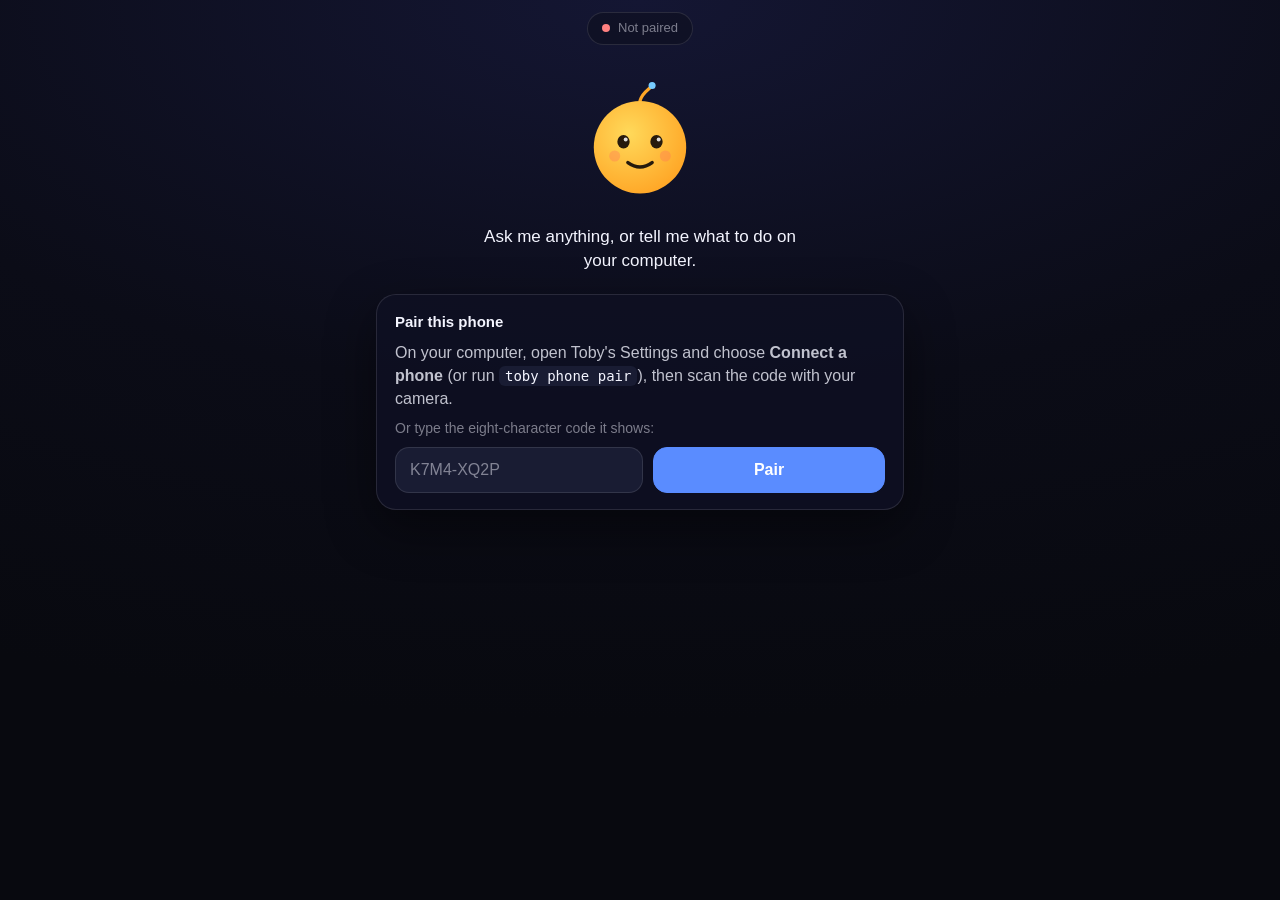
<file: mobile/index.html>
<!doctype html>
<html lang="en">
<head>
  <meta charset="utf-8">
  <meta name="viewport" content="width=device-width, initial-scale=1, viewport-fit=cover">
  <meta name="theme-color" content="#0b0c17">
  <meta name="apple-mobile-web-app-capable" content="yes">
  <meta name="apple-mobile-web-app-status-bar-style" content="black-translucent">
  <meta name="apple-mobile-web-app-title" content="Toby">
  <title>Little Toby</title>
  <link rel="manifest" href="manifest.webmanifest">
  <link rel="icon" href="icon.svg" type="image/svg+xml">
  <link rel="apple-touch-icon" href="icon.svg">
  <link rel="stylesheet" href="app.css">
</head>
<body>
  <main id="app">
    <header class="top">
      <div class="status"><span id="dot" class="dot"></span><span id="status-text">Connecting</span></div>
    </header>

    <section class="stage">
      <svg id="face" class="face" viewBox="0 0 120 120" aria-hidden="true">
        <defs>
          <radialGradient id="skin" cx="38%" cy="35%" r="70%">
            <stop offset="0" stop-color="#ffd95a"/>
            <stop offset="1" stop-color="#ffa626"/>
          </radialGradient>
        </defs>
        <path class="sprout" d="M60 20 C62 12 68 10 70 7" fill="none" stroke="#ffa626" stroke-width="3" stroke-linecap="round"/>
        <circle class="sprout-tip" cx="71" cy="6" r="3.2"/>
        <circle cx="60" cy="62" r="42" fill="url(#skin)"/>
        <g class="eyes">
          <ellipse cx="45" cy="57" rx="5.6" ry="6.2" fill="#261a0d"/>
          <ellipse cx="75" cy="57" rx="5.6" ry="6.2" fill="#261a0d"/>
          <circle cx="47" cy="55" r="1.8" fill="#fff" opacity=".85"/>
          <circle cx="77" cy="55" r="1.8" fill="#fff" opacity=".85"/>
        </g>
        <circle cx="37" cy="70" r="5" fill="#ff7359" opacity=".35"/>
        <circle cx="83" cy="70" r="5" fill="#ff7359" opacity=".35"/>
        <path id="mouth" d="M49 76 Q60 84 71 76" fill="none" stroke="#261a0d" stroke-width="3.2" stroke-linecap="round"/>
      </svg>
      <p id="reply" class="reply">Ask me anything, or tell me what to do on your computer.</p>
    </section>

    <section id="confirm" class="card confirm" hidden>
      <p class="eyebrow">Toby wants to</p>
      <p id="confirm-text">Use your mouse and keyboard</p>
      <ul id="confirm-details"></ul>
      <p id="confirm-reason" class="reason" hidden></p>
      <div class="row">
        <button id="confirm-no" class="secondary">Don't allow</button>
        <button id="confirm-yes" class="primary">Allow</button>
      </div>
    </section>

    <section id="task" class="card task" hidden>
      <div class="task-head">
        <h2 id="task-title">Working on it</h2>
        <span id="task-state" class="state"></span>
      </div>
      <div class="progress"><div id="progress-bar"></div></div>
      <ol id="steps"></ol>
      <div class="row task-actions">
        <button id="pause" class="secondary">Pause</button>
        <button id="cancel" class="secondary">Stop</button>
      </div>
    </section>

    <section id="pair" class="card pair" hidden>
      <h2>Pair this phone</h2>
      <p>On your computer, open Toby's Settings and choose <b>Connect a phone</b> (or run <code>toby phone pair</code>), then scan the code with your camera.</p>
      <p class="quiet">Or type the eight-character code it shows:</p>
      <div class="row">
        <input id="pair-code" autocomplete="off" autocapitalize="characters" spellcheck="false" placeholder="K7M4-XQ2P" maxlength="12">
        <button id="pair-save" class="primary">Pair</button>
      </div>
      <p id="pair-status" class="pair-status" hidden></p>
    </section>

    <form id="composer" class="composer">
      <input id="text" autocomplete="off" enterkeyhint="send" placeholder="Message Toby">
      <button type="button" id="mic" class="mic" aria-label="Talk to Toby">
        <svg viewBox="0 0 24 24" aria-hidden="true"><rect x="9" y="3" width="6" height="11" rx="3"/><path d="M6 11a6 6 0 0 0 12 0M12 17v4" fill="none" stroke-width="2" stroke-linecap="round"/></svg>
      </button>
      <button type="submit" id="send" class="send" aria-label="Send">
        <svg viewBox="0 0 24 24" aria-hidden="true"><path d="M5 12h13M13 6l6 6-6 6" fill="none" stroke-width="2.2" stroke-linecap="round" stroke-linejoin="round"/></svg>
      </button>
    </form>
  </main>
  <script src="app.js"></script>
</body>
</html>
</file>
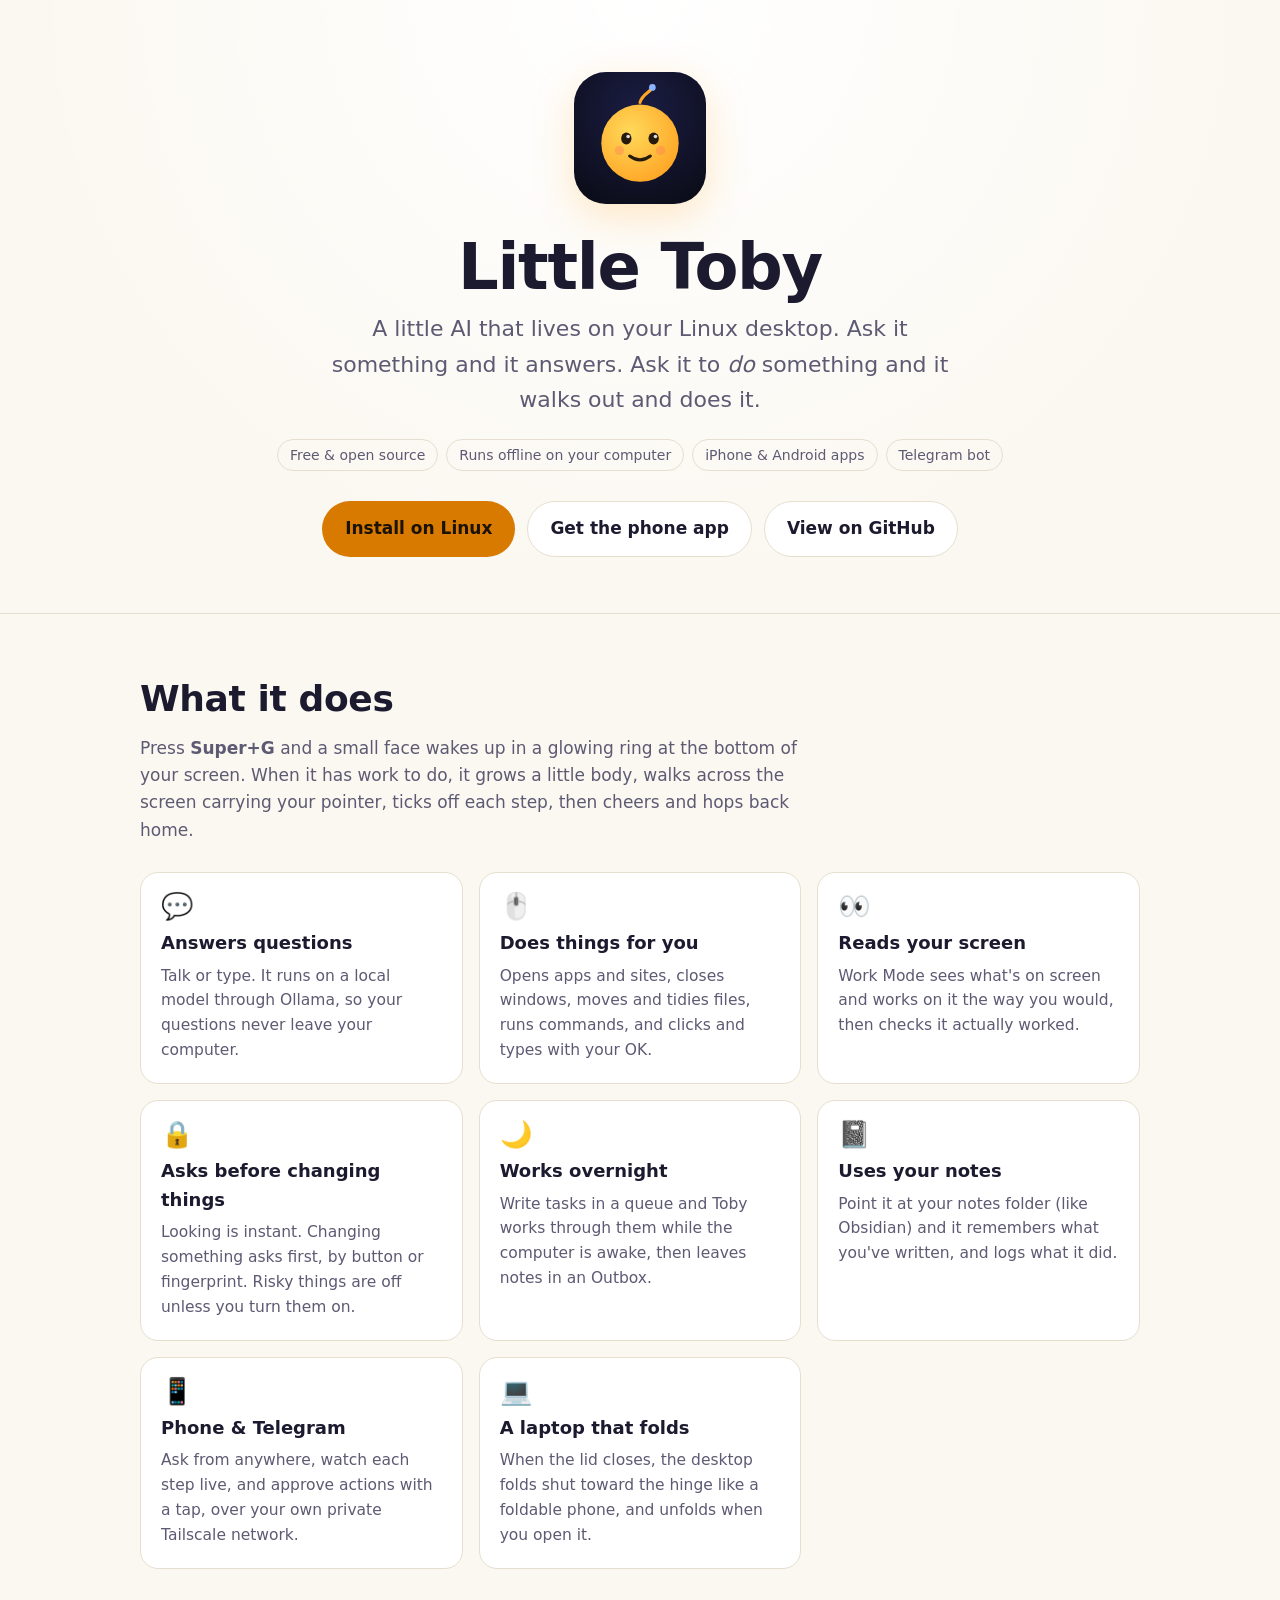
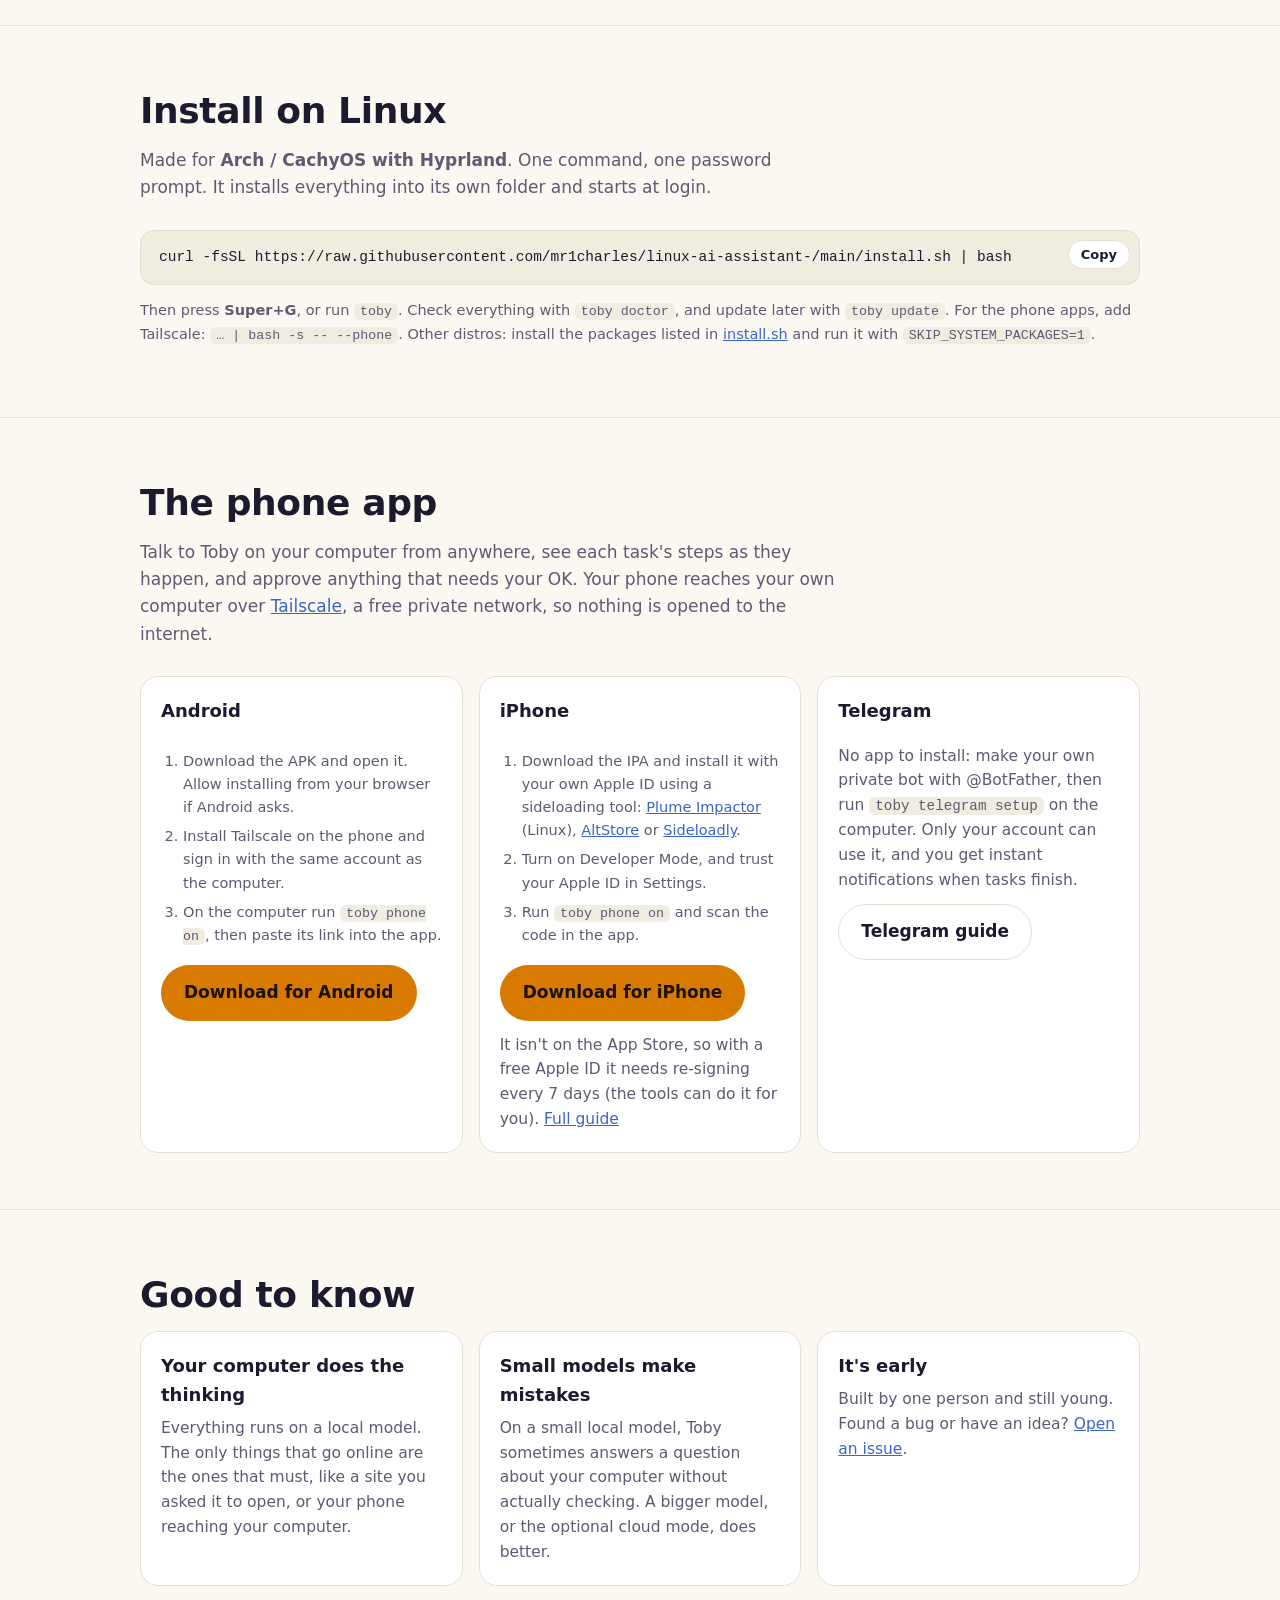
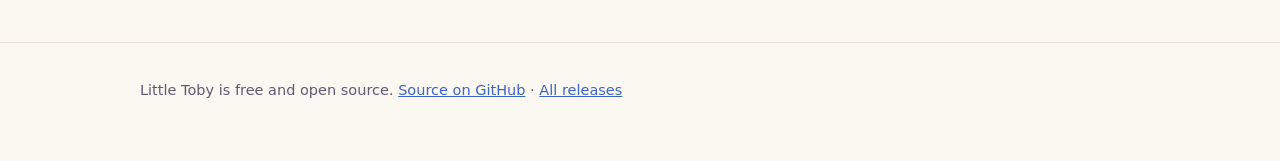
<file: site/index.html>
<!doctype html>
<html lang="en">
<head>
<meta charset="utf-8">
<meta name="viewport" content="width=device-width, initial-scale=1">
<title>Little Toby</title>
<meta name="description" content="A local, offline AI assistant for Linux with a little animated character. Ask it things, let it do things on your computer, and talk to it from your phone.">
<meta property="og:title" content="Little Toby">
<meta property="og:description" content="A local, offline AI assistant for Linux (Hyprland) with a character. Free and open source, with iPhone and Android apps.">
<meta property="og:image" content="https://mr1charles.github.io/linux-ai-assistant-/og.png">
<meta property="og:type" content="website">
<meta name="twitter:card" content="summary_large_image">
<link rel="icon" href="icon.svg" type="image/svg+xml">
<link rel="apple-touch-icon" href="apple-touch-icon.png">
<style>
:root {
  --bg: #0b0c17; --bg2: #13142b; --card: #1b1d44; --line: #2b2e63;
  --text: #f4f4fb; --muted: #a9abc9; --accent: #ffa626; --accent2: #ffd95a; --blue: #8ab4ff;
  --code: #0f1024;
}
@media (prefers-color-scheme: light) {
  :root:not([data-theme="dark"]) {
    --bg: #fbf8f1; --bg2: #f3eee2; --card: #ffffff; --line: #e6dfcf;
    --text: #1c1a2e; --muted: #5d5a73; --accent: #d97a00; --accent2: #b88700; --blue: #3a64c8;
    --code: #f1ece0;
  }
}
* { box-sizing: border-box; }
html { -webkit-text-size-adjust: 100%; }
body {
  margin: 0; background: var(--bg); color: var(--text);
  font: 17px/1.6 system-ui, -apple-system, "Segoe UI", Roboto, Ubuntu, sans-serif;
}
a { color: var(--blue); }
.wrap { max-width: 1040px; margin: 0 auto; padding: 0 20px; }
header.hero {
  padding: 72px 0 56px; text-align: center;
  background: radial-gradient(ellipse at 50% 0%, var(--card), transparent 70%);
}
.face { width: 132px; height: 132px; border-radius: 32px; box-shadow: 0 12px 40px rgba(255,166,38,.25);
  animation: bob 3.2s ease-in-out infinite; }
@keyframes bob { 50% { transform: translateY(-8px) rotate(-2deg); } }
@media (prefers-reduced-motion: reduce) { .face { animation: none; } }
h1 { font-size: clamp(40px, 8vw, 64px); line-height: 1.05; margin: 22px 0 10px; letter-spacing: -.02em; }
.tag { font-size: clamp(18px, 3vw, 22px); color: var(--muted); max-width: 640px; margin: 0 auto; }
.pills { display: flex; flex-wrap: wrap; gap: 8px; justify-content: center; margin: 22px 0 30px; }
.pill { border: 1px solid var(--line); border-radius: 99px; padding: 4px 12px; font-size: 14px; color: var(--muted); }
.cta { display: flex; flex-wrap: wrap; gap: 12px; justify-content: center; }
.btn { display: inline-flex; align-items: center; gap: 8px; padding: 13px 22px; border-radius: 99px;
  font-weight: 600; text-decoration: none; border: 1px solid var(--line); color: var(--text); background: var(--card); }
.btn.primary { background: var(--accent); color: #1a1205; border-color: transparent; }
.btn:hover { filter: brightness(1.08); }
section { padding: 56px 0; border-top: 1px solid var(--line); }
h2 { font-size: clamp(26px, 5vw, 36px); margin: 0 0 8px; letter-spacing: -.01em; }
.sub { color: var(--muted); margin: 0 0 28px; max-width: 700px; }
.grid { display: grid; grid-template-columns: repeat(auto-fit, minmax(250px, 1fr)); gap: 16px; }
.card { background: var(--card); border: 1px solid var(--line); border-radius: 18px; padding: 20px; }
.card h3 { margin: 0 0 6px; font-size: 18px; }
.card p { margin: 0; color: var(--muted); font-size: 15.5px; }
.ico { font-size: 26px; line-height: 1; margin-bottom: 10px; display: block; }
pre { background: var(--code); border: 1px solid var(--line); border-radius: 14px; padding: 16px 18px;
  overflow-x: auto; font: 14.5px/1.5 ui-monospace, "JetBrains Mono", Menlo, monospace; margin: 0; }
.copyrow { position: relative; }
.copy { position: absolute; top: 10px; right: 10px; font: 600 13px system-ui; padding: 6px 12px; border-radius: 99px;
  border: 1px solid var(--line); background: var(--card); color: var(--text); cursor: pointer; }
ol.steps { padding-left: 22px; margin: 0; } ol.steps li { margin: 6px 0; }
.apps { display: grid; grid-template-columns: repeat(auto-fit, minmax(290px, 1fr)); gap: 16px; }
.apps .card { display: flex; flex-direction: column; gap: 12px; }
.apps .btn { align-self: flex-start; }
.small { font-size: 14.5px; color: var(--muted); }
.note { border-left: 3px solid var(--accent); padding: 4px 0 4px 16px; color: var(--muted); }
code { font-family: ui-monospace, Menlo, monospace; font-size: .92em; background: var(--code); padding: 1px 6px; border-radius: 6px; }
footer { padding: 36px 0 60px; color: var(--muted); font-size: 14.5px; border-top: 1px solid var(--line); }
</style>
</head>
<body>
<header class="hero">
  <div class="wrap">
    <img class="face" src="icon.svg" alt="Toby's face: a round yellow character with a little antenna">
    <h1>Little Toby</h1>
    <p class="tag">A little AI that lives on your Linux desktop. Ask it something and it answers. Ask it to <em>do</em> something and it walks out and does it.</p>
    <div class="pills">
      <span class="pill">Free &amp; open source</span>
      <span class="pill">Runs offline on your computer</span>
      <span class="pill">iPhone &amp; Android apps</span>
      <span class="pill">Telegram bot</span>
    </div>
    <div class="cta">
      <a class="btn primary" href="#install">Install on Linux</a>
      <a class="btn" href="#phone">Get the phone app</a>
      <a class="btn" href="https://github.com/mr1charles/linux-ai-assistant-">View on GitHub</a>
    </div>
  </div>
</header>

<main>
<section>
  <div class="wrap">
    <h2>What it does</h2>
    <p class="sub">Press <strong>Super+G</strong> and a small face wakes up in a glowing ring at the bottom of your screen. When it has work to do, it grows a little body, walks across the screen carrying your pointer, ticks off each step, then cheers and hops back home.</p>
    <div class="grid">
      <div class="card"><span class="ico">💬</span><h3>Answers questions</h3><p>Talk or type. It runs on a local model through Ollama, so your questions never leave your computer.</p></div>
      <div class="card"><span class="ico">🖱️</span><h3>Does things for you</h3><p>Opens apps and sites, closes windows, moves and tidies files, runs commands, and clicks and types with your OK.</p></div>
      <div class="card"><span class="ico">👀</span><h3>Reads your screen</h3><p>Work Mode sees what's on screen and works on it the way you would, then checks it actually worked.</p></div>
      <div class="card"><span class="ico">🔒</span><h3>Asks before changing things</h3><p>Looking is instant. Changing something asks first, by button or fingerprint. Risky things are off unless you turn them on.</p></div>
      <div class="card"><span class="ico">🌙</span><h3>Works overnight</h3><p>Write tasks in a queue and Toby works through them while the computer is awake, then leaves notes in an Outbox.</p></div>
      <div class="card"><span class="ico">📓</span><h3>Uses your notes</h3><p>Point it at your notes folder (like Obsidian) and it remembers what you've written, and logs what it did.</p></div>
      <div class="card"><span class="ico">📱</span><h3>Phone &amp; Telegram</h3><p>Ask from anywhere, watch each step live, and approve actions with a tap, over your own private Tailscale network.</p></div>
      <div class="card"><span class="ico">💻</span><h3>A laptop that folds</h3><p>When the lid closes, the desktop folds shut toward the hinge like a foldable phone, and unfolds when you open it.</p></div>
    </div>
  </div>
</section>

<section id="install">
  <div class="wrap">
    <h2>Install on Linux</h2>
    <p class="sub">Made for <strong>Arch / CachyOS with Hyprland</strong>. One command, one password prompt. It installs everything into its own folder and starts at login.</p>
    <div class="copyrow">
      <pre id="cmd">curl -fsSL https://raw.githubusercontent.com/mr1charles/linux-ai-assistant-/main/install.sh | bash</pre>
      <button class="copy" data-copy="cmd">Copy</button>
    </div>
    <p class="small" style="margin-top:14px">Then press <strong>Super+G</strong>, or run <code>toby</code>. Check everything with <code>toby doctor</code>, and update later with <code>toby update</code>. For the phone apps, add Tailscale: <code>… | bash -s -- --phone</code>. Other distros: install the packages listed in <a href="https://github.com/mr1charles/linux-ai-assistant-/blob/main/install.sh">install.sh</a> and run it with <code>SKIP_SYSTEM_PACKAGES=1</code>.</p>
  </div>
</section>

<section id="phone">
  <div class="wrap">
    <h2>The phone app</h2>
    <p class="sub">Talk to Toby on your computer from anywhere, see each task's steps as they happen, and approve anything that needs your OK. Your phone reaches your own computer over <a href="https://tailscale.com">Tailscale</a>, a free private network, so nothing is opened to the internet.</p>
    <div class="apps">
      <div class="card">
        <h3>Android</h3>
        <ol class="steps small">
          <li>Download the APK and open it. Allow installing from your browser if Android asks.</li>
          <li>Install Tailscale on the phone and sign in with the same account as the computer.</li>
          <li>On the computer run <code>toby phone on</code>, then paste its link into the app.</li>
        </ol>
        <a class="btn primary" href="https://github.com/mr1charles/linux-ai-assistant-/releases/latest/download/LittleToby.apk">Download for Android</a>
      </div>
      <div class="card">
        <h3>iPhone</h3>
        <ol class="steps small">
          <li>Download the IPA and install it with your own Apple ID using a sideloading tool: <a href="https://github.com/khcrysalis/Impactor">Plume Impactor</a> (Linux), <a href="https://altstore.io">AltStore</a> or <a href="https://sideloadly.io">Sideloadly</a>.</li>
          <li>Turn on Developer Mode, and trust your Apple ID in Settings.</li>
          <li>Run <code>toby phone on</code> and scan the code in the app.</li>
        </ol>
        <a class="btn primary" href="https://github.com/mr1charles/linux-ai-assistant-/releases/latest/download/LittleToby-unsigned.ipa">Download for iPhone</a>
        <p class="small">It isn't on the App Store, so with a free Apple ID it needs re-signing every 7 days (the tools can do it for you). <a href="https://github.com/mr1charles/linux-ai-assistant-/blob/main/docs/COMPANION.md">Full guide</a></p>
      </div>
      <div class="card">
        <h3>Telegram</h3>
        <p class="small">No app to install: make your own private bot with @BotFather, then run <code>toby telegram setup</code> on the computer. Only your account can use it, and you get instant notifications when tasks finish.</p>
        <a class="btn" href="https://github.com/mr1charles/linux-ai-assistant-/blob/main/docs/TELEGRAM.md">Telegram guide</a>
      </div>
    </div>
  </div>
</section>

<section>
  <div class="wrap">
    <h2>Good to know</h2>
    <div class="grid">
      <div class="card"><h3>Your computer does the thinking</h3><p>Everything runs on a local model. The only things that go online are the ones that must, like a site you asked it to open, or your phone reaching your computer.</p></div>
      <div class="card"><h3>Small models make mistakes</h3><p>On a small local model, Toby sometimes answers a question about your computer without actually checking. A bigger model, or the optional cloud mode, does better.</p></div>
      <div class="card"><h3>It's early</h3><p>Built by one person and still young. Found a bug or have an idea? <a href="https://github.com/mr1charles/linux-ai-assistant-/issues">Open an issue</a>.</p></div>
    </div>
  </div>
</section>
</main>

<footer>
  <div class="wrap">Little Toby is free and open source. <a href="https://github.com/mr1charles/linux-ai-assistant-">Source on GitHub</a> · <a href="https://github.com/mr1charles/linux-ai-assistant-/releases">All releases</a></div>
</footer>
<script>
document.querySelectorAll(".copy").forEach(function (b) {
  b.addEventListener("click", function () {
    var text = document.getElementById(b.dataset.copy).textContent;
    (navigator.clipboard ? navigator.clipboard.writeText(text) : Promise.reject()).then(function () {
      b.textContent = "Copied"; setTimeout(function () { b.textContent = "Copy"; }, 1600);
    }, function () { b.textContent = "Select & copy"; });
  });
});
</script>
</body>
</html>
</file>
<file: mobile/app.css>
/* Little Toby phone app. Same tokens as the desktop design system. */
:root {
  --space-void: #08090f;
  --space-base: #0b0c17;
  --space-raised: #0f1022;
  --space-control: #191c33;
  --space-control-hover: #232746;
  --ink-bright: #f4f5ff;
  --ink-normal: rgba(244, 245, 255, 0.78);
  --ink-quiet: rgba(244, 245, 255, 0.48);
  --line: rgba(255, 255, 255, 0.11);
  --accent: #5a8cff;
  --ok: #6fe6a8;
  --alert: #ff8080;
  --radius-card: 20px;
  /* Motion tokens: identical to toby_anim.CURVES and DURATIONS on the
     laptop (tests/test_motion_tokens.py checks), so the phone moves like Toby. */
  --curve-enter: cubic-bezier(0.16, 1.0, 0.3, 1.0);
  --curve-exit: cubic-bezier(0.55, 0.0, 0.8, 0.2);
  --curve-move: cubic-bezier(0.33, 1.0, 0.68, 1.0);
  --curve-standard: cubic-bezier(0.2, 0.0, 0.0, 1.0);
  --curve-carry: cubic-bezier(0.45, 0.0, 0.55, 1.0);
  --dur-instant: 90ms;
  --dur-quick: 160ms;
  --dur-standard: 240ms;
  --dur-emphasized: 340ms;
  --dur-gentle: 520ms;
  --ease: var(--curve-enter);
}

* { box-sizing: border-box; -webkit-tap-highlight-color: transparent; }
/* the hidden attribute must win over any display rule below */
[hidden] { display: none !important; }
html, body { margin: 0; height: 100%; }
body {
  background: radial-gradient(120% 80% at 50% 0%, #141633 0%, var(--space-base) 55%, var(--space-void) 100%) fixed;
  color: var(--ink-normal);
  font: 16px/1.45 -apple-system, BlinkMacSystemFont, "Inter", "Segoe UI", Roboto, sans-serif;
  -webkit-font-smoothing: antialiased;
}
button, input { font: inherit; }

#app {
  min-height: 100%;
  max-width: 560px;
  margin: 0 auto;
  padding: calc(env(safe-area-inset-top) + 12px) 16px calc(env(safe-area-inset-bottom) + 96px);
  display: flex;
  flex-direction: column;
  gap: 16px;
}

.top { display: flex; justify-content: center; }
.status {
  display: inline-flex; align-items: center; gap: 8px;
  padding: 6px 14px; border-radius: 999px;
  background: rgba(15, 16, 34, 0.7); border: 1px solid var(--line);
  color: var(--ink-quiet); font-size: 13px;
}
.dot { width: 8px; height: 8px; border-radius: 50%; background: var(--ink-quiet); transition: background var(--dur-standard) var(--curve-standard); }
.dot.online { background: var(--ok); }
.dot.busy { background: var(--accent); animation: pulse 1.4s var(--ease) infinite; }
.dot.offline { background: var(--alert); }
@keyframes pulse { 50% { opacity: 0.35; } }

.stage { display: flex; flex-direction: column; align-items: center; gap: 14px; padding: 18px 0 4px; }
.face { width: 132px; height: 132px; animation: breathe 4s ease-in-out infinite; transform-origin: 50% 90%; }
.face.thinking { animation: think 1.8s ease-in-out infinite; }
.face.happy { animation: hop var(--dur-gentle) var(--curve-move) 1; }
.face .eyes { animation: blink 5s infinite; transform-origin: 60px 57px; }
.sprout-tip { fill: #7cf; animation: hue 6s linear infinite; }
@keyframes breathe { 50% { transform: translateY(-3px) scale(1.01); } }
@keyframes think { 0%, 100% { transform: rotate(-4deg); } 50% { transform: rotate(4deg) translateY(-2px); } }
@keyframes hop { 45% { transform: translateY(-10px); } 100% { transform: translateY(0); } }
@keyframes blink { 0%, 94%, 100% { transform: scaleY(1); } 96% { transform: scaleY(0.1); } }
@keyframes hue { 0% { fill: #ff8a8a; } 33% { fill: #8affc1; } 66% { fill: #8ab4ff; } 100% { fill: #ff8a8a; } }

.reply {
  margin: 0; text-align: center; color: var(--ink-bright); font-size: 17px;
  max-width: 34ch; min-height: 1.5em; white-space: pre-wrap;
  transition: opacity var(--dur-standard) var(--curve-standard);
}

.card {
  background: rgba(15, 16, 34, 0.92);
  border: 1px solid var(--line);
  border-radius: var(--radius-card);
  padding: 16px 18px;
  box-shadow: 0 18px 50px rgba(0, 0, 0, 0.45);
  animation: rise var(--dur-emphasized) var(--curve-enter);
}
@keyframes rise { from { opacity: 0; transform: translateY(10px) scale(0.98); } }
.card h2 { margin: 0; font-size: 15px; color: var(--ink-bright); }

.task-head { display: flex; justify-content: space-between; align-items: center; gap: 12px; }
.progress { height: 3px; border-radius: 2px; background: rgba(255, 255, 255, 0.08); margin: 10px 0 12px; overflow: hidden; }
#progress-bar { height: 100%; width: 0; background: var(--accent); transition: width var(--dur-gentle) var(--curve-move); }
#steps { list-style: none; margin: 0; padding: 0; display: flex; flex-direction: column; gap: 10px; }
#steps li { display: flex; align-items: center; gap: 12px; font-size: 15px; color: var(--ink-normal); transition: color var(--dur-standard) var(--curve-standard); }
#steps li::before {
  content: ""; flex: none; width: 12px; height: 12px; border-radius: 50%;
  border: 1.5px solid rgba(255, 255, 255, 0.3);
}
#steps li.current { color: var(--ink-bright); font-weight: 600; }
#steps li.current::before { border: none; background: var(--accent); box-shadow: 0 0 0 5px rgba(90, 140, 255, 0.22); animation: pulse 1.4s infinite; }
#steps li.done { color: var(--ink-quiet); }
#steps li.done .label { text-decoration: line-through; }
#steps li.done::before { border: none; background: var(--ok); }
#steps li.error { color: var(--alert); }
#steps li.error::before { border-color: var(--alert); }

.confirm p { margin: 0 0 14px; color: var(--ink-bright); font-size: 16px; }
.row { display: flex; gap: 10px; }
.row > * { flex: 1; }
button.primary, button.secondary {
  min-height: 46px; border-radius: 14px; border: 1px solid var(--line);
  font-weight: 600; transition: transform var(--dur-instant) var(--curve-standard), background var(--dur-quick) var(--curve-standard);
}
button.primary { background: var(--accent); color: #fff; border-color: var(--accent); }
button.secondary { background: var(--space-control); color: var(--ink-bright); }
button:active { transform: scale(0.97); }
button.link { background: none; border: none; color: var(--ink-quiet); padding: 4px 0; }

.pair p { margin: 8px 0; }
.quiet { color: var(--ink-quiet); font-size: 14px; }
code { background: var(--space-control); padding: 2px 6px; border-radius: 6px; color: var(--ink-bright); font-size: 14px; }

input {
  min-height: 46px; width: 100%;
  background: var(--space-control); color: var(--ink-bright);
  border: 1px solid var(--line); border-radius: 14px; padding: 0 14px; outline: none;
  transition: border-color var(--dur-quick) var(--curve-standard);
}
input:focus { border-color: rgba(90, 140, 255, 0.6); }
input::placeholder { color: var(--ink-quiet); }

.composer {
  position: fixed; left: 0; right: 0; bottom: 0;
  display: flex; gap: 8px; align-items: center;
  max-width: 560px; margin: 0 auto;
  padding: 10px 16px calc(env(safe-area-inset-bottom) + 12px);
  background: linear-gradient(to top, var(--space-void) 60%, rgba(8, 9, 15, 0));
}
.composer input { border-radius: 999px; padding: 0 18px; }
.composer button {
  flex: none; width: 46px; height: 46px; border-radius: 50%;
  border: 1px solid var(--line); background: var(--space-control);
  display: grid; place-items: center;
  transition: transform var(--dur-instant) var(--curve-standard), background var(--dur-quick) var(--curve-standard);
}
.composer svg { width: 22px; height: 22px; fill: var(--ink-bright); stroke: var(--ink-bright); }
.composer .send { background: var(--accent); border-color: var(--accent); }
.composer .send svg { fill: none; stroke: #fff; }
.composer .mic svg rect { stroke: none; }
.composer .mic.listening { background: var(--alert); border-color: var(--alert); animation: pulse 1.2s infinite; }

@media (prefers-reduced-motion: reduce) {
  *, *::before { animation: none !important; transition: none !important; }
}

/* -- task state, approvals, pairing (device pairing and permission levels) -- */
.state { font-size: 12px; color: var(--ink-quiet); letter-spacing: .02em; }
.state.needs_permission, .state.failed { color: var(--warn, #f3c969); }
.task-actions { margin-top: 12px; justify-content: flex-end; }
#steps li { flex-wrap: wrap; }
#steps li .detail { flex-basis: 100%; padding-left: 26px; font-size: 12px; color: var(--ink-quiet); margin-top: 2px; text-decoration: none; display: inline-block; }
.eyebrow { font-size: 12px; color: var(--ink-quiet); margin: 0 0 4px; text-transform: uppercase; letter-spacing: .06em; }
#confirm-text { font-weight: 600; }
#confirm-details { margin: 8px 0 0; padding-left: 18px; color: var(--ink-quiet); font-size: 13px; }
.reason { color: #ff8080; font-size: 13px; }
.confirm.restricted { border-color: rgba(255, 128, 128, .45); }
.pair-status { margin-top: 12px; font-size: 14px; }
.pair-status .compare { display: block; font-size: 28px; font-weight: 700; letter-spacing: .12em; margin: 6px 0; }
</file>
